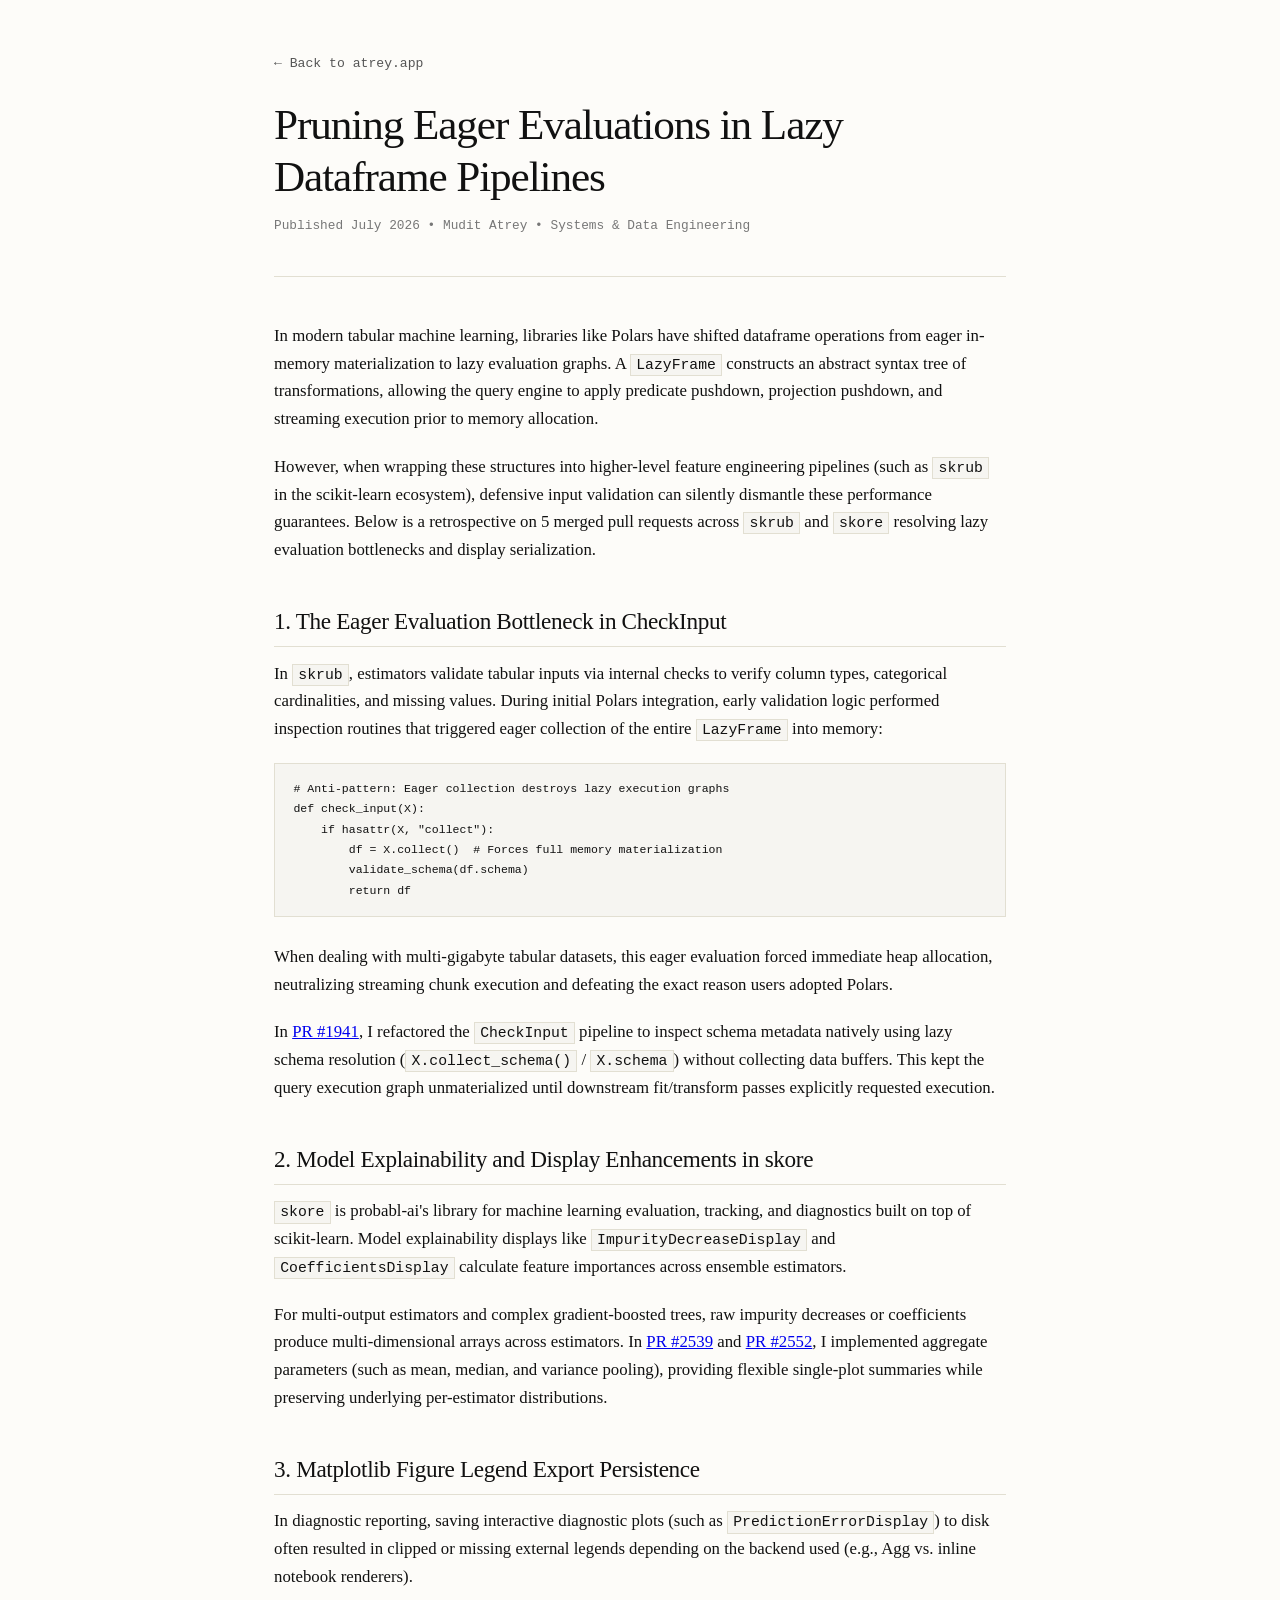
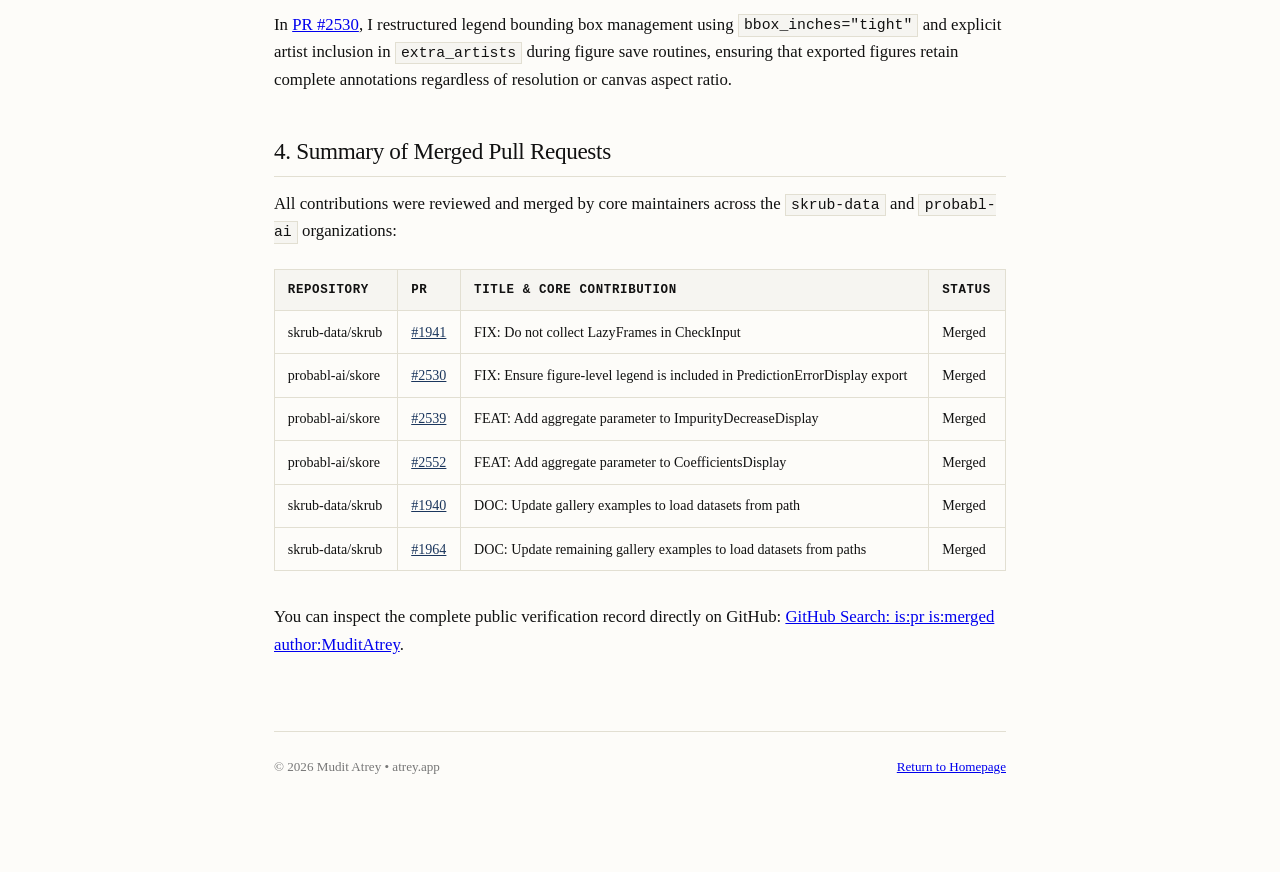
<file: main/writeups/pruning-eager-evaluations-lazyframes.html>
<!DOCTYPE html>
<html lang="en">
<head>
  <meta charset="UTF-8">
  <meta name="viewport" content="width=device-width, initial-scale=1.0">
  <title>Pruning Eager Evaluations in Lazy Dataframe Pipelines | Mudit Atrey</title>
  <meta name="description" content="Technical engineering note on preserving Polars LazyFrame query graphs in scikit-learn tabular pipelines and fixing export serialization in skore.">
  <link rel="canonical" href="https://atrey.app/writeups/pruning-eager-evaluations-lazyframes">

  <style>
    :root {
      --bg-color: #FDFCF9;
      --bg-subtle: #F6F5F1;
      --text-color: #111111;
      --accent-color: #555555;
      --dim-color: #777777;
      --border-color: #E2DFD2;
      --link-color: #1B365D;
      --font-serif: ui-serif, Georgia, Cambria, "Times New Roman", Times, serif;
      --font-mono: ui-monospace, Menlo, Monaco, "Cascadia Mono", "Segoe UI Mono", monospace;
      --font-sans: -apple-system, BlinkMacSystemFont, "Segoe UI", Roboto, Helvetica, Arial, sans-serif;
    }

    * { box-sizing: border-box; margin: 0; padding: 0; }

    body {
      background-color: var(--bg-color);
      color: var(--text-color);
      font-family: var(--font-serif);
      font-size: 1.05rem;
      line-height: 1.65;
      padding: 3rem 1.5rem 6rem;
      max-width: 780px;
      margin: 0 auto;
      -webkit-font-smoothing: antialiased;
    }

    header {
      margin-bottom: 2.8rem;
      padding-bottom: 1.5rem;
      border-bottom: 1px solid var(--border-color);
    }
    .back-link {
      font-family: var(--font-mono);
      font-size: 0.82rem;
      text-decoration: none;
      display: inline-block;
      margin-bottom: 1.5rem;
      color: var(--accent-color);
    }
    .back-link:hover { color: var(--text-color); text-decoration: underline; }

    .article-title {
      font-family: var(--font-serif);
      font-size: clamp(2rem, 4.5vw, 2.7rem);
      font-weight: 400;
      letter-spacing: -0.025em;
      line-height: 1.2;
      margin-bottom: 0.8rem;
    }
    .article-meta {
      font-family: var(--font-mono);
      font-size: 0.8rem;
      color: var(--dim-color);
      margin-bottom: 1rem;
    }

    h2 {
      font-family: var(--font-serif);
      font-size: 1.45rem;
      font-weight: 400;
      letter-spacing: -0.015em;
      margin: 2.4rem 0 0.8rem;
      padding-bottom: 0.35rem;
      border-bottom: 1px solid var(--border-color);
    }
    h3 {
      font-family: var(--font-serif);
      font-size: 1.15rem;
      font-weight: 600;
      margin: 1.6rem 0 0.5rem;
    }
    p { margin-bottom: 1.25rem; color: var(--text-color); }
    ul, ol { margin: 1rem 0 1.4rem 1.5rem; }
    li { margin-bottom: 0.55rem; }

    .code-box {
      background: var(--bg-subtle);
      border: 1px solid var(--border-color);
      padding: 0.95rem 1.15rem;
      font-family: var(--font-mono);
      font-size: 0.82rem;
      line-height: 1.55;
      overflow-x: auto;
      margin: 1.2rem 0 1.6rem;
    }

    code {
      font-family: var(--font-mono);
      font-size: 0.88em;
      background: var(--bg-subtle);
      padding: 0.15em 0.35em;
      border: 1px solid var(--border-color);
    }
    pre code {
      background: none;
      padding: 0;
      border: none;
    }

    .pr-table {
      width: 100%;
      border-collapse: collapse;
      font-size: 0.88rem;
      margin: 1.5rem 0 2rem;
    }
    .pr-table th, .pr-table td {
      border: 1px solid var(--border-color);
      padding: 0.6rem 0.8rem;
      text-align: left;
    }
    .pr-table th {
      background: var(--bg-subtle);
      font-family: var(--font-mono);
      font-size: 0.78rem;
      text-transform: uppercase;
      letter-spacing: 0.05em;
    }
    .pr-table a {
      color: var(--link-color);
      text-decoration: underline;
    }

    footer {
      margin-top: 4.5rem;
      padding-top: 1.5rem;
      border-top: 1px solid var(--border-color);
      font-size: 0.82rem;
      color: var(--dim-color);
      display: flex;
      justify-content: space-between;
      flex-wrap: wrap;
      gap: 1rem;
    }
  </style>
</head>
<body>

  <header>
    <a href="../index.html" class="back-link">&larr; Back to atrey.app</a>
    <h1 class="article-title">Pruning Eager Evaluations in Lazy Dataframe Pipelines</h1>
    <div class="article-meta">
      Published July 2026 &bull; Mudit Atrey &bull; Systems & Data Engineering
    </div>
  </header>

  <main>
    <p>
      In modern tabular machine learning, libraries like Polars have shifted dataframe operations from eager in-memory materialization to lazy evaluation graphs. A <code>LazyFrame</code> constructs an abstract syntax tree of transformations, allowing the query engine to apply predicate pushdown, projection pushdown, and streaming execution prior to memory allocation.
    </p>
    <p>
      However, when wrapping these structures into higher-level feature engineering pipelines (such as <code>skrub</code> in the scikit-learn ecosystem), defensive input validation can silently dismantle these performance guarantees. Below is a retrospective on 5 merged pull requests across <code>skrub</code> and <code>skore</code> resolving lazy evaluation bottlenecks and display serialization.
    </p>

    <h2>1. The Eager Evaluation Bottleneck in CheckInput</h2>
    <p>
      In <code>skrub</code>, estimators validate tabular inputs via internal checks to verify column types, categorical cardinalities, and missing values. During initial Polars integration, early validation logic performed inspection routines that triggered eager collection of the entire <code>LazyFrame</code> into memory:
    </p>

    <div class="code-box">
<pre><code># Anti-pattern: Eager collection destroys lazy execution graphs
def check_input(X):
    if hasattr(X, "collect"):
        df = X.collect()  # Forces full memory materialization
        validate_schema(df.schema)
        return df</code></pre>
    </div>

    <p>
      When dealing with multi-gigabyte tabular datasets, this eager evaluation forced immediate heap allocation, neutralizing streaming chunk execution and defeating the exact reason users adopted Polars.
    </p>
    <p>
      In <a href="https://github.com/skrub-data/skrub/pull/1941" target="_blank" rel="noopener noreferrer">PR #1941</a>, I refactored the <code>CheckInput</code> pipeline to inspect schema metadata natively using lazy schema resolution (<code>X.collect_schema()</code> / <code>X.schema</code>) without collecting data buffers. This kept the query execution graph unmaterialized until downstream fit/transform passes explicitly requested execution.
    </p>

    <h2>2. Model Explainability and Display Enhancements in skore</h2>
    <p>
      <code>skore</code> is probabl-ai's library for machine learning evaluation, tracking, and diagnostics built on top of scikit-learn. Model explainability displays like <code>ImpurityDecreaseDisplay</code> and <code>CoefficientsDisplay</code> calculate feature importances across ensemble estimators.
    </p>
    <p>
      For multi-output estimators and complex gradient-boosted trees, raw impurity decreases or coefficients produce multi-dimensional arrays across estimators. In <a href="https://github.com/probabl-ai/skore/pull/2539" target="_blank" rel="noopener noreferrer">PR #2539</a> and <a href="https://github.com/probabl-ai/skore/pull/2552" target="_blank" rel="noopener noreferrer">PR #2552</a>, I implemented aggregate parameters (such as mean, median, and variance pooling), providing flexible single-plot summaries while preserving underlying per-estimator distributions.
    </p>

    <h2>3. Matplotlib Figure Legend Export Persistence</h2>
    <p>
      In diagnostic reporting, saving interactive diagnostic plots (such as <code>PredictionErrorDisplay</code>) to disk often resulted in clipped or missing external legends depending on the backend used (e.g., Agg vs. inline notebook renderers).
    </p>
    <p>
      In <a href="https://github.com/probabl-ai/skore/pull/2530" target="_blank" rel="noopener noreferrer">PR #2530</a>, I restructured legend bounding box management using <code>bbox_inches="tight"</code> and explicit artist inclusion in <code>extra_artists</code> during figure save routines, ensuring that exported figures retain complete annotations regardless of resolution or canvas aspect ratio.
    </p>

    <h2>4. Summary of Merged Pull Requests</h2>
    <p>
      All contributions were reviewed and merged by core maintainers across the <code>skrub-data</code> and <code>probabl-ai</code> organizations:
    </p>

    <table class="pr-table">
      <thead>
        <tr>
          <th>Repository</th>
          <th>PR</th>
          <th>Title & Core Contribution</th>
          <th>Status</th>
        </tr>
      </thead>
      <tbody>
        <tr>
          <td>skrub-data/skrub</td>
          <td><a href="https://github.com/skrub-data/skrub/pull/1941" target="_blank" rel="noopener noreferrer">#1941</a></td>
          <td>FIX: Do not collect LazyFrames in CheckInput</td>
          <td>Merged</td>
        </tr>
        <tr>
          <td>probabl-ai/skore</td>
          <td><a href="https://github.com/probabl-ai/skore/pull/2530" target="_blank" rel="noopener noreferrer">#2530</a></td>
          <td>FIX: Ensure figure-level legend is included in PredictionErrorDisplay export</td>
          <td>Merged</td>
        </tr>
        <tr>
          <td>probabl-ai/skore</td>
          <td><a href="https://github.com/probabl-ai/skore/pull/2539" target="_blank" rel="noopener noreferrer">#2539</a></td>
          <td>FEAT: Add aggregate parameter to ImpurityDecreaseDisplay</td>
          <td>Merged</td>
        </tr>
        <tr>
          <td>probabl-ai/skore</td>
          <td><a href="https://github.com/probabl-ai/skore/pull/2552" target="_blank" rel="noopener noreferrer">#2552</a></td>
          <td>FEAT: Add aggregate parameter to CoefficientsDisplay</td>
          <td>Merged</td>
        </tr>
        <tr>
          <td>skrub-data/skrub</td>
          <td><a href="https://github.com/skrub-data/skrub/pull/1940" target="_blank" rel="noopener noreferrer">#1940</a></td>
          <td>DOC: Update gallery examples to load datasets from path</td>
          <td>Merged</td>
        </tr>
        <tr>
          <td>skrub-data/skrub</td>
          <td><a href="https://github.com/skrub-data/skrub/pull/1964" target="_blank" rel="noopener noreferrer">#1964</a></td>
          <td>DOC: Update remaining gallery examples to load datasets from paths</td>
          <td>Merged</td>
        </tr>
      </tbody>
    </table>

    <p>
      You can inspect the complete public verification record directly on GitHub: <a href="https://github.com/search?q=is%3Apr+is%3Amerged+author%3AMuditAtrey&type=pullrequests" target="_blank" rel="noopener noreferrer">GitHub Search: is:pr is:merged author:MuditAtrey</a>.
    </p>
  </main>

  <footer>
    <div>&copy; 2026 Mudit Atrey &bull; atrey.app</div>
    <div><a href="../index.html">Return to Homepage</a></div>
  </footer>

</body>
</html>
</file>
